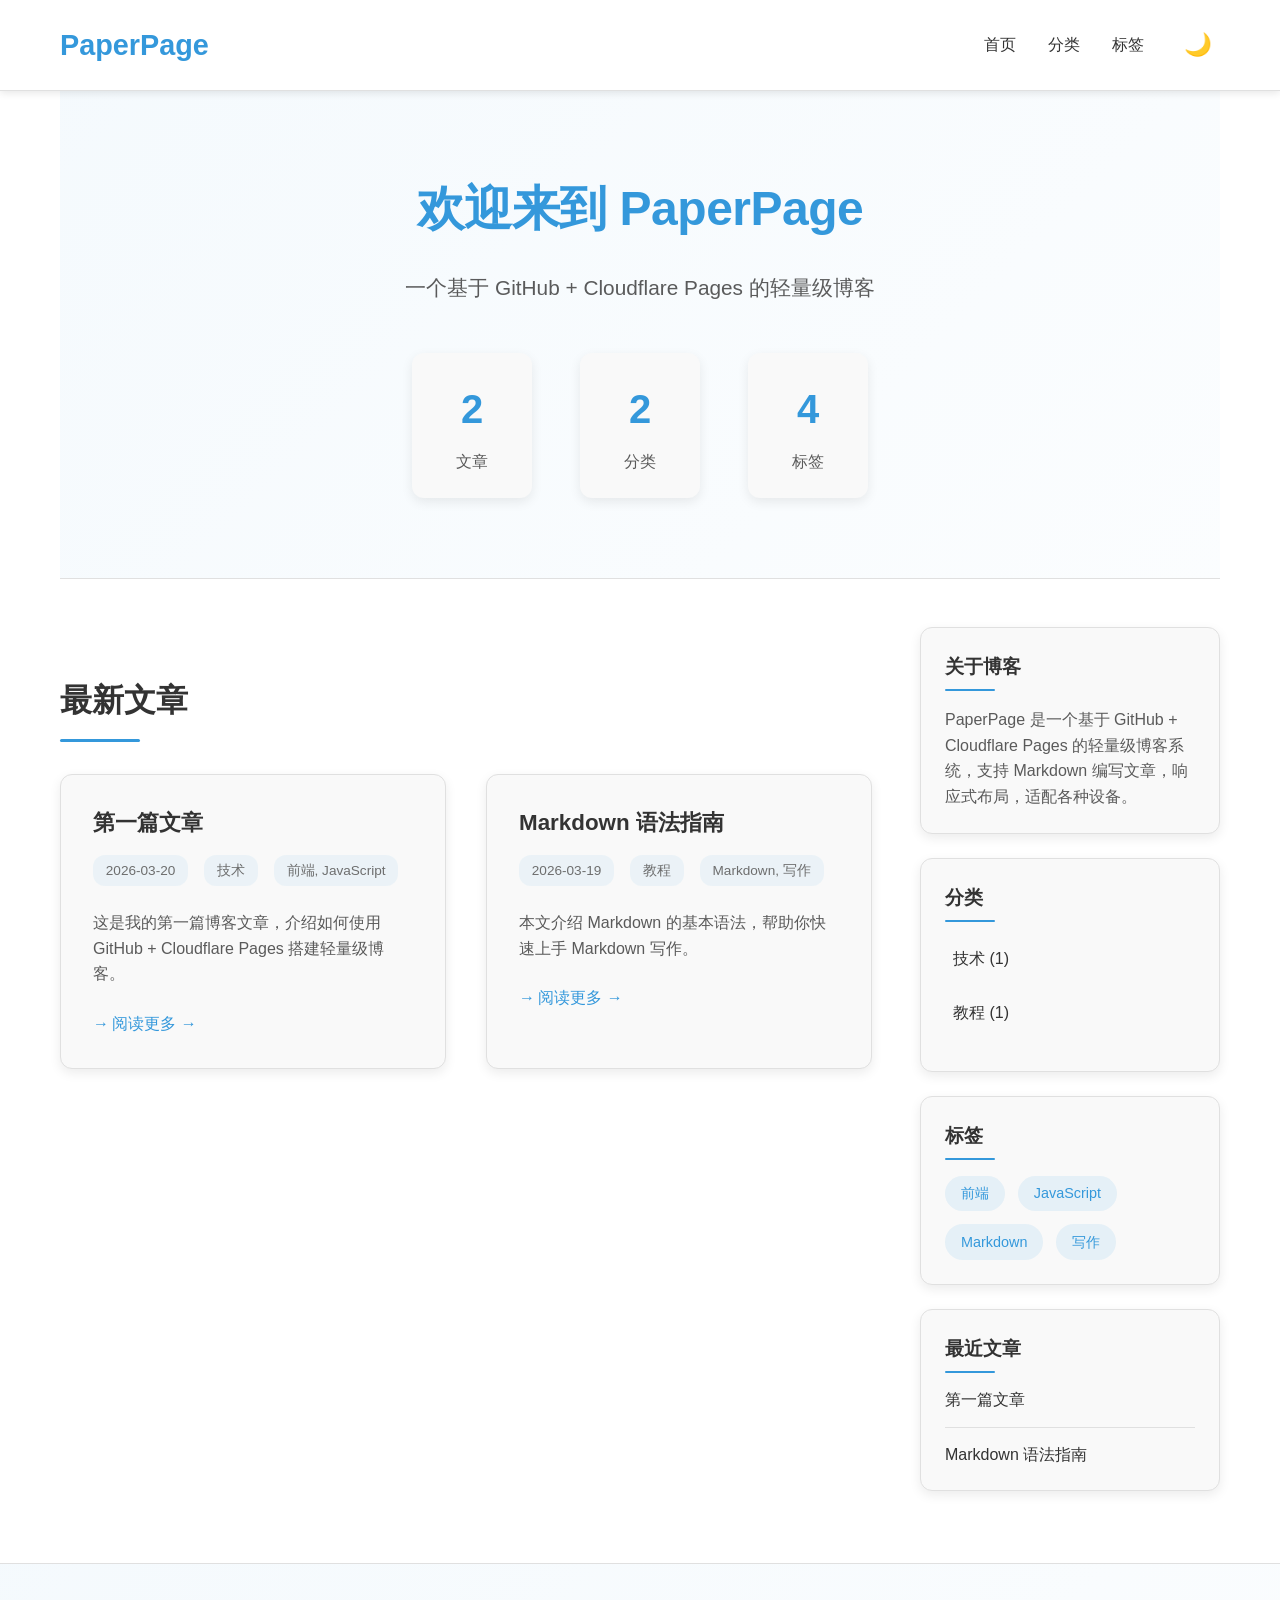
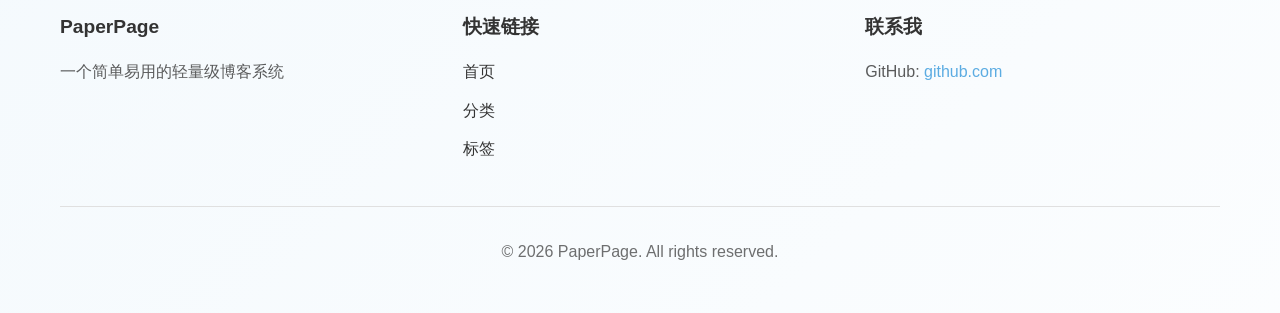
<file: github/index.html>
<!DOCTYPE html>
<html lang="zh-CN">
<head>
    <meta charset="UTF-8">
    <meta name="viewport" content="width=device-width, initial-scale=1.0">
    <title>PaperPage - 轻量级博客</title>
    <link rel="stylesheet" href="css/style.css">
</head>
<body>
    <!-- 导航栏 -->
    <header class="navbar">
        <div class="container">
            <h1 class="logo"><a href="index.html">PaperPage</a></h1>
            <nav class="nav-links">
                <a href="index.html">首页</a>
                <a href="#categories">分类</a>
                <a href="#tags">标签</a>
                <button id="theme-toggle" class="theme-button">🌙</button>
            </nav>
        </div>
    </header>

    <!-- 主要内容 -->
    <main class="container">
        <section class="hero">
            <h2>欢迎来到 PaperPage</h2>
            <p>一个基于 GitHub + Cloudflare Pages 的轻量级博客</p>
            <div class="hero-stats">
                <div class="stat-item">
                    <span class="stat-number">2</span>
                    <span class="stat-label">文章</span>
                </div>
                <div class="stat-item">
                    <span class="stat-number">2</span>
                    <span class="stat-label">分类</span>
                </div>
                <div class="stat-item">
                    <span class="stat-number">4</span>
                    <span class="stat-label">标签</span>
                </div>
            </div>
        </section>

        <div class="content-grid">
            <section class="posts-list" id="posts">
                <h3>最新文章</h3>
                <div id="posts-container"></div>
            </section>

            <aside class="sidebar">
                <div class="sidebar-section">
                    <h4>关于博客</h4>
                    <p>PaperPage 是一个基于 GitHub + Cloudflare Pages 的轻量级博客系统，支持 Markdown 编写文章，响应式布局，适配各种设备。</p>
                </div>

                <div class="sidebar-section" id="categories">
                    <h4>分类</h4>
                    <ul class="category-list">
                        <li><a href="#">技术 (1)</a></li>
                        <li><a href="#">教程 (1)</a></li>
                    </ul>
                </div>

                <div class="sidebar-section" id="tags">
                    <h4>标签</h4>
                    <div class="tag-cloud">
                        <a href="#" class="tag">前端</a>
                        <a href="#" class="tag">JavaScript</a>
                        <a href="#" class="tag">Markdown</a>
                        <a href="#" class="tag">写作</a>
                    </div>
                </div>

                <div class="sidebar-section">
                    <h4>最近文章</h4>
                    <ul class="recent-posts">
                        <li><a href="post.html?id=first-post">第一篇文章</a></li>
                        <li><a href="post.html?id=second-post">Markdown 语法指南</a></li>
                    </ul>
                </div>
            </aside>
        </div>
    </main>

    <!-- 页脚 -->
    <footer class="footer">
        <div class="container">
            <div class="footer-content">
                <div class="footer-about">
                    <h4>PaperPage</h4>
                    <p>一个简单易用的轻量级博客系统</p>
                </div>
                <div class="footer-links">
                    <h4>快速链接</h4>
                    <ul>
                        <li><a href="index.html">首页</a></li>
                        <li><a href="#categories">分类</a></li>
                        <li><a href="#tags">标签</a></li>
                    </ul>
                </div>
                <div class="footer-contact">
                    <h4>联系我</h4>
                    <p>GitHub: <a href="https://github.com" target="_blank">github.com</a></p>
                </div>
            </div>
            <div class="footer-bottom">
                <p>&copy; 2026 PaperPage. All rights reserved.</p>
            </div>
        </div>
    </footer>

    <script src="js/main.js"></script>
</body>
</html>
</file>
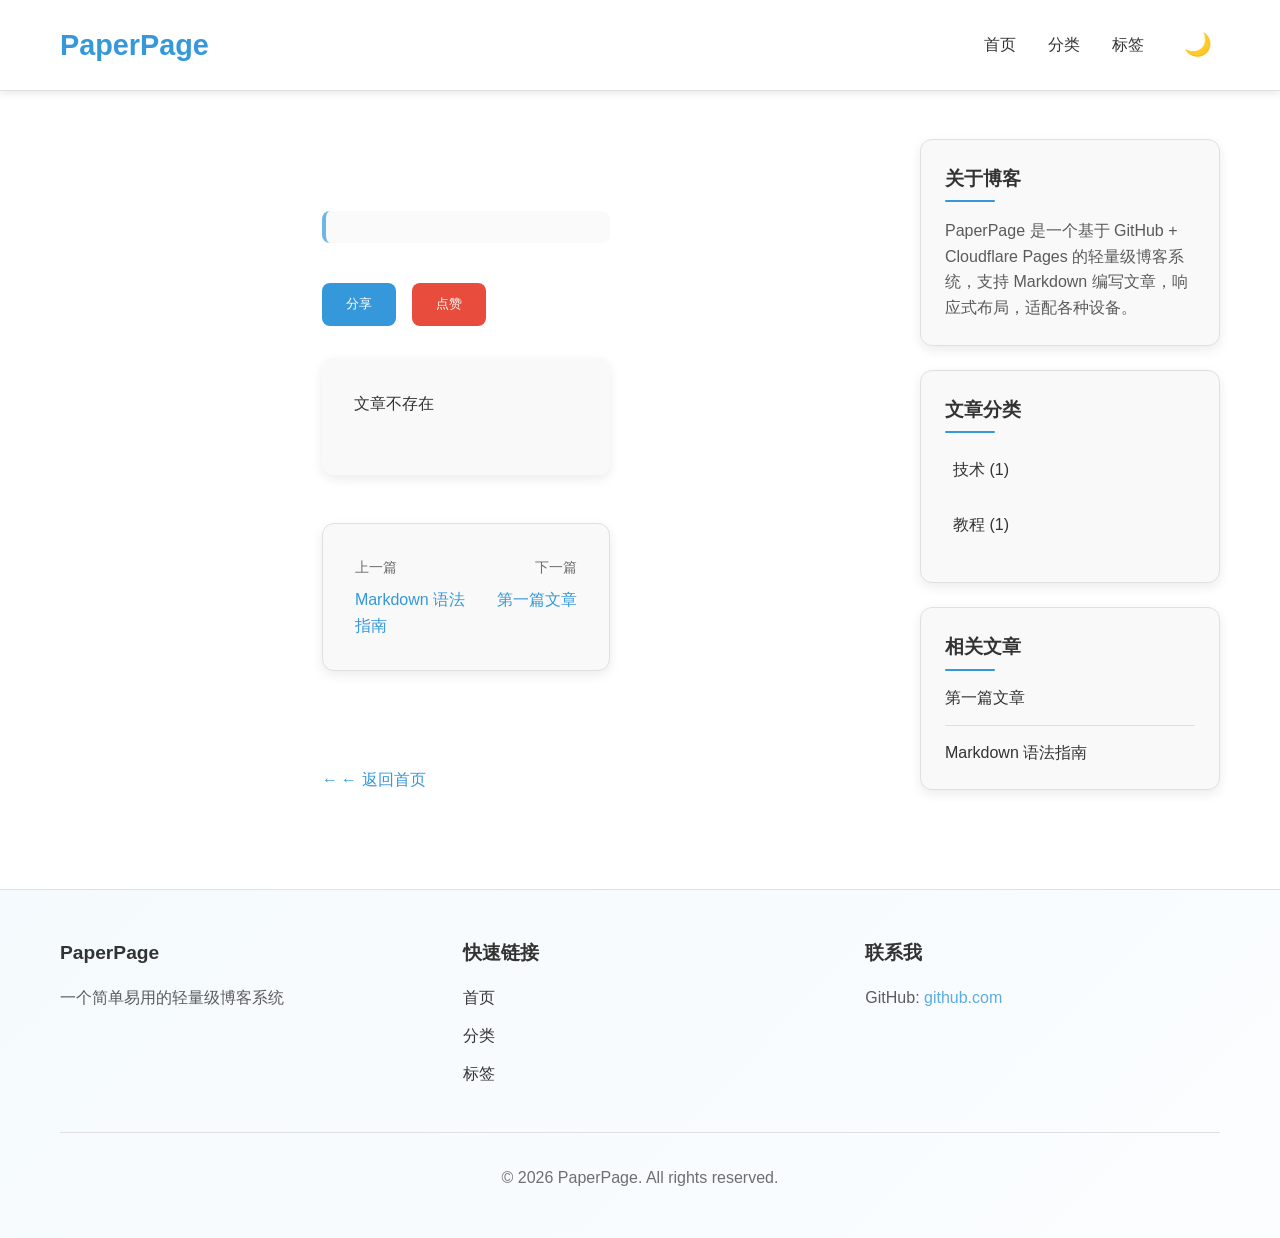
<file: github/post.html>
<!DOCTYPE html>
<html lang="zh-CN">
<head>
    <meta charset="UTF-8">
    <meta name="viewport" content="width=device-width, initial-scale=1.0">
    <title id="post-title">文章标题</title>
    <link rel="stylesheet" href="css/style.css">
</head>
<body>
    <!-- 导航栏 -->
    <header class="navbar">
        <div class="container">
            <h1 class="logo"><a href="index.html">PaperPage</a></h1>
            <nav class="nav-links">
                <a href="index.html">首页</a>
                <a href="#categories">分类</a>
                <a href="#tags">标签</a>
                <button id="theme-toggle" class="theme-button">🌙</button>
            </nav>
        </div>
    </header>

    <!-- 主要内容 -->
    <main class="container">
        <div class="content-grid">
            <article class="post">
                <h2 id="post-title-display"></h2>
                <div class="post-meta">
                    <span id="post-date"></span>
                    <span id="post-category"></span>
                    <span id="post-tags"></span>
                </div>
                <div class="post-actions">
                    <button class="action-button share-button">分享</button>
                    <button class="action-button like-button">点赞</button>
                </div>
                <div class="post-content" id="post-content"></div>
                <div class="post-navigation">
                    <div class="prev-post">
                        <span>上一篇</span>
                        <a href="post.html?id=second-post">Markdown 语法指南</a>
                    </div>
                    <div class="next-post">
                        <span>下一篇</span>
                        <a href="post.html?id=first-post">第一篇文章</a>
                    </div>
                </div>
                <a href="index.html" class="back-link">← 返回首页</a>
            </article>

            <aside class="sidebar">
                <div class="sidebar-section">
                    <h4>关于博客</h4>
                    <p>PaperPage 是一个基于 GitHub + Cloudflare Pages 的轻量级博客系统，支持 Markdown 编写文章，响应式布局，适配各种设备。</p>
                </div>

                <div class="sidebar-section">
                    <h4>文章分类</h4>
                    <ul class="category-list">
                        <li><a href="#">技术 (1)</a></li>
                        <li><a href="#">教程 (1)</a></li>
                    </ul>
                </div>

                <div class="sidebar-section">
                    <h4>相关文章</h4>
                    <ul class="recent-posts">
                        <li><a href="post.html?id=first-post">第一篇文章</a></li>
                        <li><a href="post.html?id=second-post">Markdown 语法指南</a></li>
                    </ul>
                </div>
            </aside>
        </div>
    </main>

    <!-- 页脚 -->
    <footer class="footer">
        <div class="container">
            <div class="footer-content">
                <div class="footer-about">
                    <h4>PaperPage</h4>
                    <p>一个简单易用的轻量级博客系统</p>
                </div>
                <div class="footer-links">
                    <h4>快速链接</h4>
                    <ul>
                        <li><a href="index.html">首页</a></li>
                        <li><a href="#categories">分类</a></li>
                        <li><a href="#tags">标签</a></li>
                    </ul>
                </div>
                <div class="footer-contact">
                    <h4>联系我</h4>
                    <p>GitHub: <a href="https://github.com" target="_blank">github.com</a></p>
                </div>
            </div>
            <div class="footer-bottom">
                <p>&copy; 2026 PaperPage. All rights reserved.</p>
            </div>
        </div>
    </footer>

    <!-- 分享模态框 -->
    <div class="modal" id="share-modal">
        <div class="modal-content">
            <h4>分享文章</h4>
            <div class="share-buttons">
                <a href="#" class="share-button-wechat">微信</a>
                <a href="#" class="share-button-weibo">微博</a>
                <a href="#" class="share-button-twitter">Twitter</a>
                <a href="#" class="share-button-copy">复制链接</a>
            </div>
            <button class="modal-close">关闭</button>
        </div>
    </div>

    <script src="js/main.js"></script>
</body>
</html>
</file>
<file: github/css/style.css>
/* 全局样式 */
:root {
    --bg-color: #ffffff;
    --text-color: #333333;
    --accent-color: #3498db;
    --border-color: #e0e0e0;
    --card-bg: #f9f9f9;
    --nav-bg: #ffffff;
    --footer-bg: #f5f5f5;
    --shadow: 0 2px 8px rgba(0, 0, 0, 0.1);
    --card-shadow: 0 4px 12px rgba(0, 0, 0, 0.08);
    --transition: all 0.3s ease;
}

/* 暗黑模式 */
body.dark {
    --bg-color: #1a1a1a;
    --text-color: #e0e0e0;
    --accent-color: #4a90e2;
    --border-color: #333333;
    --card-bg: #2a2a2a;
    --nav-bg: #222222;
    --footer-bg: #222222;
    --shadow: 0 2px 8px rgba(0, 0, 0, 0.3);
    --card-shadow: 0 4px 12px rgba(0, 0, 0, 0.2);
}

* {
    margin: 0;
    padding: 0;
    box-sizing: border-box;
}

body {
    font-family: -apple-system, BlinkMacSystemFont, 'Segoe UI', Roboto, 'Helvetica Neue', Arial, sans-serif;
    line-height: 1.6;
    color: var(--text-color);
    background-color: var(--bg-color);
    transition: var(--transition);
    scroll-behavior: smooth;
}

/* 容器 */
.container {
    max-width: 1200px;
    margin: 0 auto;
    padding: 0 20px;
}

/* 导航栏 */
.navbar {
    background-color: var(--nav-bg);
    border-bottom: 1px solid var(--border-color);
    position: sticky;
    top: 0;
    z-index: 1000;
    box-shadow: var(--shadow);
    backdrop-filter: blur(10px);
}

.navbar .container {
    display: flex;
    justify-content: space-between;
    align-items: center;
    padding: 1.2rem 20px;
}

.logo a {
    color: var(--accent-color);
    text-decoration: none;
    font-size: 1.8rem;
    font-weight: bold;
    transition: var(--transition);
}

.logo a:hover {
    transform: scale(1.05);
}

.nav-links {
    display: flex;
    gap: 2rem;
    align-items: center;
}

.nav-links a {
    color: var(--text-color);
    text-decoration: none;
    transition: var(--transition);
    font-weight: 500;
    position: relative;
}

.nav-links a::after {
    content: '';
    position: absolute;
    bottom: -5px;
    left: 0;
    width: 0;
    height: 2px;
    background-color: var(--accent-color);
    transition: var(--transition);
}

.nav-links a:hover {
    color: var(--accent-color);
}

.nav-links a:hover::after {
    width: 100%;
}

.theme-button {
    background: none;
    border: none;
    font-size: 1.4rem;
    cursor: pointer;
    color: var(--text-color);
    transition: var(--transition);
    padding: 0.5rem;
    border-radius: 50%;
}

.theme-button:hover {
    transform: rotate(180deg) scale(1.1);
    background-color: rgba(0, 0, 0, 0.1);
}

/* 英雄区域 */
.hero {
    padding: 5rem 0;
    text-align: center;
    border-bottom: 1px solid var(--border-color);
    background: linear-gradient(135deg, rgba(52, 152, 219, 0.05), rgba(52, 152, 219, 0.02));
}

.hero h2 {
    font-size: 3rem;
    margin-bottom: 1.5rem;
    color: var(--accent-color);
    font-weight: 700;
    letter-spacing: -0.5px;
}

.hero p {
    font-size: 1.3rem;
    color: var(--text-color);
    opacity: 0.8;
    max-width: 800px;
    margin: 0 auto 3rem;
}

.hero-stats {
    display: flex;
    justify-content: center;
    gap: 3rem;
    margin-top: 2rem;
}

.stat-item {
    text-align: center;
    padding: 1.5rem;
    background-color: var(--card-bg);
    border-radius: 12px;
    box-shadow: var(--card-shadow);
    min-width: 120px;
    transition: var(--transition);
}

.stat-item:hover {
    transform: translateY(-5px);
    box-shadow: 0 8px 24px rgba(0, 0, 0, 0.12);
}

.stat-number {
    display: block;
    font-size: 2.5rem;
    font-weight: 700;
    color: var(--accent-color);
    margin-bottom: 0.5rem;
}

.stat-label {
    display: block;
    font-size: 1rem;
    color: var(--text-color);
    opacity: 0.8;
}

/* 内容网格布局 */
.content-grid {
    display: grid;
    grid-template-columns: 1fr 300px;
    gap: 3rem;
    margin-top: 3rem;
}

/* 侧边栏 */
.sidebar {
    position: sticky;
    top: 100px;
    align-self: start;
}

.sidebar-section {
    background-color: var(--card-bg);
    border-radius: 12px;
    padding: 1.5rem;
    margin-bottom: 1.5rem;
    box-shadow: var(--card-shadow);
    border: 1px solid var(--border-color);
}

.sidebar-section h4 {
    font-size: 1.2rem;
    font-weight: 600;
    margin-bottom: 1rem;
    color: var(--text-color);
    position: relative;
    padding-bottom: 0.5rem;
}

.sidebar-section h4::after {
    content: '';
    position: absolute;
    bottom: 0;
    left: 0;
    width: 50px;
    height: 2px;
    background-color: var(--accent-color);
    border-radius: 2px;
}

.sidebar-section p {
    color: var(--text-color);
    opacity: 0.8;
    line-height: 1.6;
}

/* 分类列表 */
.category-list {
    list-style: none;
}

.category-list li {
    margin-bottom: 0.8rem;
}

.category-list li a {
    color: var(--text-color);
    text-decoration: none;
    transition: var(--transition);
    display: block;
    padding: 0.5rem;
    border-radius: 6px;
}

.category-list li a:hover {
    color: var(--accent-color);
    background-color: rgba(52, 152, 219, 0.1);
    transform: translateX(5px);
}

/* 标签云 */
.tag-cloud {
    display: flex;
    flex-wrap: wrap;
    gap: 0.8rem;
    margin-top: 1rem;
}

.tag {
    display: inline-block;
    padding: 0.4rem 1rem;
    background-color: rgba(52, 152, 219, 0.1);
    color: var(--accent-color);
    text-decoration: none;
    border-radius: 20px;
    font-size: 0.9rem;
    transition: var(--transition);
}

.tag:hover {
    background-color: var(--accent-color);
    color: white;
    transform: translateY(-2px);
}

/* 最近文章列表 */
.recent-posts {
    list-style: none;
    margin-top: 1rem;
}

.recent-posts li {
    margin-bottom: 1rem;
    padding-bottom: 1rem;
    border-bottom: 1px solid var(--border-color);
}

.recent-posts li:last-child {
    margin-bottom: 0;
    padding-bottom: 0;
    border-bottom: none;
}

.recent-posts li a {
    color: var(--text-color);
    text-decoration: none;
    transition: var(--transition);
    display: block;
    line-height: 1.4;
}

.recent-posts li a:hover {
    color: var(--accent-color);
    transform: translateX(5px);
}

/* 文章列表 */
.posts-list {
    padding: 3rem 0;
}

.posts-list h3 {
    font-size: 2rem;
    margin-bottom: 2rem;
    color: var(--text-color);
    font-weight: 600;
    position: relative;
    padding-bottom: 1rem;
}

.posts-list h3::after {
    content: '';
    position: absolute;
    bottom: 0;
    left: 0;
    width: 80px;
    height: 3px;
    background-color: var(--accent-color);
    border-radius: 3px;
}

#posts-container {
    display: grid;
    grid-template-columns: repeat(auto-fill, minmax(320px, 1fr));
    gap: 2.5rem;
}

.post-card {
    background-color: var(--card-bg);
    border-radius: 12px;
    padding: 2rem;
    box-shadow: var(--card-shadow);
    transition: var(--transition);
    border: 1px solid var(--border-color);
    position: relative;
    overflow: hidden;
}

.post-card::before {
    content: '';
    position: absolute;
    top: 0;
    left: 0;
    width: 100%;
    height: 4px;
    background: linear-gradient(90deg, var(--accent-color), #8e44ad);
    transform: scaleX(0);
    transition: var(--transition);
}

.post-card:hover {
    transform: translateY(-8px);
    box-shadow: 0 8px 24px rgba(0, 0, 0, 0.12);
}

.post-card:hover::before {
    transform: scaleX(1);
}

.post-card h4 {
    font-size: 1.4rem;
    margin-bottom: 1rem;
    font-weight: 600;
}

.post-card h4 a {
    color: var(--text-color);
    text-decoration: none;
    transition: var(--transition);
    display: block;
    line-height: 1.4;
}

.post-card h4 a:hover {
    color: var(--accent-color);
    transform: translateX(5px);
}

.post-card-meta {
    font-size: 0.9rem;
    color: var(--text-color);
    opacity: 0.7;
    margin-bottom: 1.5rem;
    display: flex;
    flex-wrap: wrap;
    gap: 1rem;
}

.post-card-meta span {
    background-color: rgba(52, 152, 219, 0.1);
    padding: 0.3rem 0.8rem;
    border-radius: 12px;
    font-size: 0.85rem;
}

.post-card-excerpt {
    color: var(--text-color);
    opacity: 0.8;
    margin-bottom: 1.5rem;
    line-height: 1.6;
}

.read-more {
    display: inline-block;
    color: var(--accent-color);
    text-decoration: none;
    font-weight: 500;
    transition: var(--transition);
    position: relative;
    padding-left: 1.2rem;
}

.read-more::before {
    content: '→';
    position: absolute;
    left: 0;
    top: 50%;
    transform: translateY(-50%);
    transition: var(--transition);
}

.read-more:hover {
    transform: translateX(5px);
}

.read-more:hover::before {
    transform: translateY(-50%) translateX(5px);
}

/* 文章详情页 */
.post {
    padding: 3rem 0;
    max-width: 800px;
    margin: 0 auto;
}

.post h2 {
    font-size: 2.5rem;
    margin-bottom: 1.5rem;
    color: var(--text-color);
    font-weight: 700;
    line-height: 1.2;
    letter-spacing: -0.5px;
}

.post-meta {
    display: flex;
    gap: 1.5rem;
    font-size: 0.95rem;
    color: var(--text-color);
    opacity: 0.7;
    margin-bottom: 2.5rem;
    flex-wrap: wrap;
    padding: 1rem;
    background-color: var(--card-bg);
    border-radius: 8px;
    border-left: 4px solid var(--accent-color);
}

.post-meta span {
    display: flex;
    align-items: center;
    gap: 0.5rem;
}

.post-content {
    color: var(--text-color);
    line-height: 1.8;
    padding: 2rem;
    background-color: var(--card-bg);
    border-radius: 12px;
    box-shadow: var(--card-shadow);
}

.post-content h1, .post-content h2, .post-content h3, .post-content h4, .post-content h5, .post-content h6 {
    margin-top: 2.5rem;
    margin-bottom: 1.5rem;
    color: var(--text-color);
    font-weight: 600;
    line-height: 1.3;
}

.post-content h2 {
    font-size: 1.8rem;
    padding-bottom: 0.8rem;
    border-bottom: 1px solid var(--border-color);
}

.post-content h3 {
    font-size: 1.5rem;
}

.post-content p {
    margin-bottom: 1.5rem;
    text-align: justify;
}

.post-content ul, .post-content ol {
    margin-bottom: 1.5rem;
    padding-left: 2.5rem;
}

.post-content li {
    margin-bottom: 0.5rem;
}

.post-content code {
    background-color: rgba(0, 0, 0, 0.1);
    padding: 0.2rem 0.4rem;
    border-radius: 4px;
    font-family: 'Courier New', Courier, monospace;
    font-size: 0.9rem;
}

.post-content pre {
    background-color: rgba(0, 0, 0, 0.05);
    padding: 1.5rem;
    border-radius: 8px;
    overflow-x: auto;
    margin-bottom: 1.5rem;
    border: 1px solid var(--border-color);
}

.post-content pre code {
    background: none;
    padding: 0;
    font-size: 0.85rem;
}

.post-content img {
    max-width: 100%;
    height: auto;
    border-radius: 8px;
    margin: 2rem 0;
    box-shadow: var(--card-shadow);
    transition: var(--transition);
}

.post-content img:hover {
    transform: scale(1.02);
    box-shadow: 0 8px 24px rgba(0, 0, 0, 0.15);
}

.back-link {
    display: inline-block;
    margin-top: 3rem;
    color: var(--accent-color);
    text-decoration: none;
    font-weight: 500;
    transition: var(--transition);
    position: relative;
    padding-left: 1.2rem;
}

.back-link::before {
    content: '←';
    position: absolute;
    left: 0;
    top: 50%;
    transform: translateY(-50%);
    transition: var(--transition);
}

.back-link:hover {
    transform: translateX(-5px);
}

.back-link:hover::before {
    transform: translateY(-50%) translateX(-5px);
}

/* 文章操作按钮 */
.post-actions {
    display: flex;
    gap: 1rem;
    margin: 2rem 0;
}

.action-button {
    padding: 0.8rem 1.5rem;
    background-color: var(--accent-color);
    color: white;
    border: none;
    border-radius: 8px;
    cursor: pointer;
    transition: var(--transition);
    font-weight: 500;
}

.action-button:hover {
    background-color: #2980b9;
    transform: translateY(-2px);
    box-shadow: 0 4px 12px rgba(52, 152, 219, 0.3);
}

.action-button.like-button {
    background-color: #e74c3c;
}

.action-button.like-button:hover {
    background-color: #c0392b;
}

/* 文章导航 */
.post-navigation {
    display: flex;
    justify-content: space-between;
    margin: 3rem 0;
    padding: 2rem;
    background-color: var(--card-bg);
    border-radius: 12px;
    box-shadow: var(--card-shadow);
    border: 1px solid var(--border-color);
}

.prev-post, .next-post {
    flex: 1;
}

.prev-post {
    text-align: left;
}

.next-post {
    text-align: right;
}

.post-navigation span {
    display: block;
    font-size: 0.9rem;
    color: var(--text-color);
    opacity: 0.7;
    margin-bottom: 0.5rem;
}

.post-navigation a {
    color: var(--accent-color);
    text-decoration: none;
    font-weight: 500;
    transition: var(--transition);
}

.post-navigation a:hover {
    text-decoration: underline;
    transform: translateX(5px);
}

.next-post a:hover {
    transform: translateX(-5px);
}

/* 页脚 */
.footer {
    background-color: var(--footer-bg);
    border-top: 1px solid var(--border-color);
    padding: 3rem 0;
    margin-top: 3rem;
    background: linear-gradient(135deg, rgba(52, 152, 219, 0.05), rgba(52, 152, 219, 0.02));
}

.footer-content {
    display: grid;
    grid-template-columns: repeat(auto-fit, minmax(250px, 1fr));
    gap: 3rem;
    margin-bottom: 2rem;
}

.footer-about h4,
.footer-links h4,
.footer-contact h4 {
    font-size: 1.2rem;
    font-weight: 600;
    margin-bottom: 1rem;
    color: var(--text-color);
}

.footer-about p {
    color: var(--text-color);
    opacity: 0.8;
    line-height: 1.6;
}

.footer-links ul {
    list-style: none;
}

.footer-links li {
    margin-bottom: 0.8rem;
}

.footer-links a {
    color: var(--text-color);
    text-decoration: none;
    transition: var(--transition);
}

.footer-links a:hover {
    color: var(--accent-color);
    transform: translateX(5px);
}

.footer-contact p {
    color: var(--text-color);
    opacity: 0.8;
    line-height: 1.6;
}

.footer-contact a {
    color: var(--accent-color);
    text-decoration: none;
    transition: var(--transition);
}

.footer-contact a:hover {
    text-decoration: underline;
}

.footer-bottom {
    text-align: center;
    padding-top: 2rem;
    border-top: 1px solid var(--border-color);
}

.footer-bottom p {
    color: var(--text-color);
    opacity: 0.7;
    font-size: 1rem;
}

/* 分享模态框 */
.modal {
    display: none;
    position: fixed;
    top: 0;
    left: 0;
    width: 100%;
    height: 100%;
    background-color: rgba(0, 0, 0, 0.5);
    z-index: 2000;
    justify-content: center;
    align-items: center;
}

.modal-content {
    background-color: var(--bg-color);
    border-radius: 12px;
    padding: 2rem;
    width: 90%;
    max-width: 400px;
    box-shadow: 0 8px 32px rgba(0, 0, 0, 0.2);
    border: 1px solid var(--border-color);
}

.modal-content h4 {
    font-size: 1.5rem;
    font-weight: 600;
    margin-bottom: 1.5rem;
    color: var(--text-color);
}

.share-buttons {
    display: grid;
    grid-template-columns: repeat(2, 1fr);
    gap: 1rem;
    margin-bottom: 1.5rem;
}

.share-button-wechat,
.share-button-weibo,
.share-button-twitter,
.share-button-copy {
    display: block;
    padding: 1rem;
    text-align: center;
    border-radius: 8px;
    text-decoration: none;
    transition: var(--transition);
    font-weight: 500;
}

.share-button-wechat {
    background-color: #07C160;
    color: white;
}

.share-button-weibo {
    background-color: #E6162D;
    color: white;
}

.share-button-twitter {
    background-color: #1DA1F2;
    color: white;
}

.share-button-copy {
    background-color: var(--accent-color);
    color: white;
}

.share-button-wechat:hover,
.share-button-weibo:hover,
.share-button-twitter:hover,
.share-button-copy:hover {
    transform: translateY(-2px);
    box-shadow: 0 4px 12px rgba(0, 0, 0, 0.2);
}

.modal-close {
    display: block;
    width: 100%;
    padding: 0.8rem;
    background-color: var(--border-color);
    color: var(--text-color);
    border: none;
    border-radius: 8px;
    cursor: pointer;
    transition: var(--transition);
    font-weight: 500;
}

.modal-close:hover {
    background-color: #c0c0c0;
    transform: translateY(-2px);
}

/* 响应式设计 */
@media (max-width: 768px) {
    .navbar .container {
        flex-direction: column;
        gap: 1rem;
        padding: 1rem;
    }

    .nav-links {
        flex-wrap: wrap;
        justify-content: center;
        gap: 1.5rem;
    }

    .hero {
        padding: 3rem 0;
    }

    .hero h2 {
        font-size: 2.2rem;
    }

    .hero p {
        font-size: 1.1rem;
    }

    .hero-stats {
        flex-direction: column;
        gap: 1.5rem;
        align-items: center;
    }

    .stat-item {
        min-width: 200px;
    }

    .content-grid {
        grid-template-columns: 1fr;
        gap: 2rem;
    }

    .sidebar {
        position: static;
    }

    .posts-list {
        padding: 2rem 0;
    }

    .posts-list h3 {
        font-size: 1.8rem;
    }

    #posts-container {
        grid-template-columns: 1fr;
        gap: 2rem;
    }

    .post-card {
        padding: 1.5rem;
    }

    .post {
        padding: 2rem 0;
    }

    .post h2 {
        font-size: 2rem;
    }

    .post-meta {
        flex-direction: column;
        gap: 0.8rem;
        align-items: flex-start;
    }

    .post-actions {
        flex-direction: column;
    }

    .post-navigation {
        flex-direction: column;
        gap: 1.5rem;
        text-align: center;
    }

    .prev-post, .next-post {
        text-align: center;
    }

    .footer-content {
        grid-template-columns: 1fr;
        gap: 2rem;
        text-align: center;
    }

    .post-content {
        padding: 1.5rem;
    }
}

@media (max-width: 480px) {
    .container {
        padding: 0 15px;
    }

    .navbar .container {
        padding: 0.8rem;
    }

    .logo a {
        font-size: 1.5rem;
    }

    .nav-links {
        gap: 1rem;
    }

    .hero {
        padding: 2rem 0;
    }

    .hero h2 {
        font-size: 1.8rem;
    }

    .hero p {
        font-size: 1rem;
    }

    .posts-list {
        padding: 1.5rem 0;
    }

    .posts-list h3 {
        font-size: 1.5rem;
    }

    .post-card {
        padding: 1.2rem;
    }

    .post-card h4 {
        font-size: 1.2rem;
    }

    .post {
        padding: 1.5rem 0;
    }

    .post h2 {
        font-size: 1.8rem;
    }

    .post-content {
        padding: 1.2rem;
    }

    .footer {
        padding: 2rem 0;
    }
}

/* 加载动画 */
.loading {
    display: flex;
    justify-content: center;
    align-items: center;
    padding: 3rem;
}

.loading::after {
    content: '';
    width: 32px;
    height: 32px;
    border: 3px solid var(--border-color);
    border-top-color: var(--accent-color);
    border-radius: 50%;
    animation: spin 1s linear infinite;
}

@keyframes spin {
    to { transform: rotate(360deg); }
}

/* 滚动条样式 */
::-webkit-scrollbar {
    width: 8px;
}

::-webkit-scrollbar-track {
    background: var(--bg-color);
}

::-webkit-scrollbar-thumb {
    background: var(--accent-color);
    border-radius: 4px;
}

::-webkit-scrollbar-thumb:hover {
    background: #2980b9;
}

/* 渐入动画 */
@keyframes fadeIn {
    from {
        opacity: 0;
        transform: translateY(20px);
    }
    to {
        opacity: 1;
        transform: translateY(0);
    }
}

.post-card {
    animation: fadeIn 0.5s ease-out;
}

.post {
    animation: fadeIn 0.5s ease-out;
}
</file>
